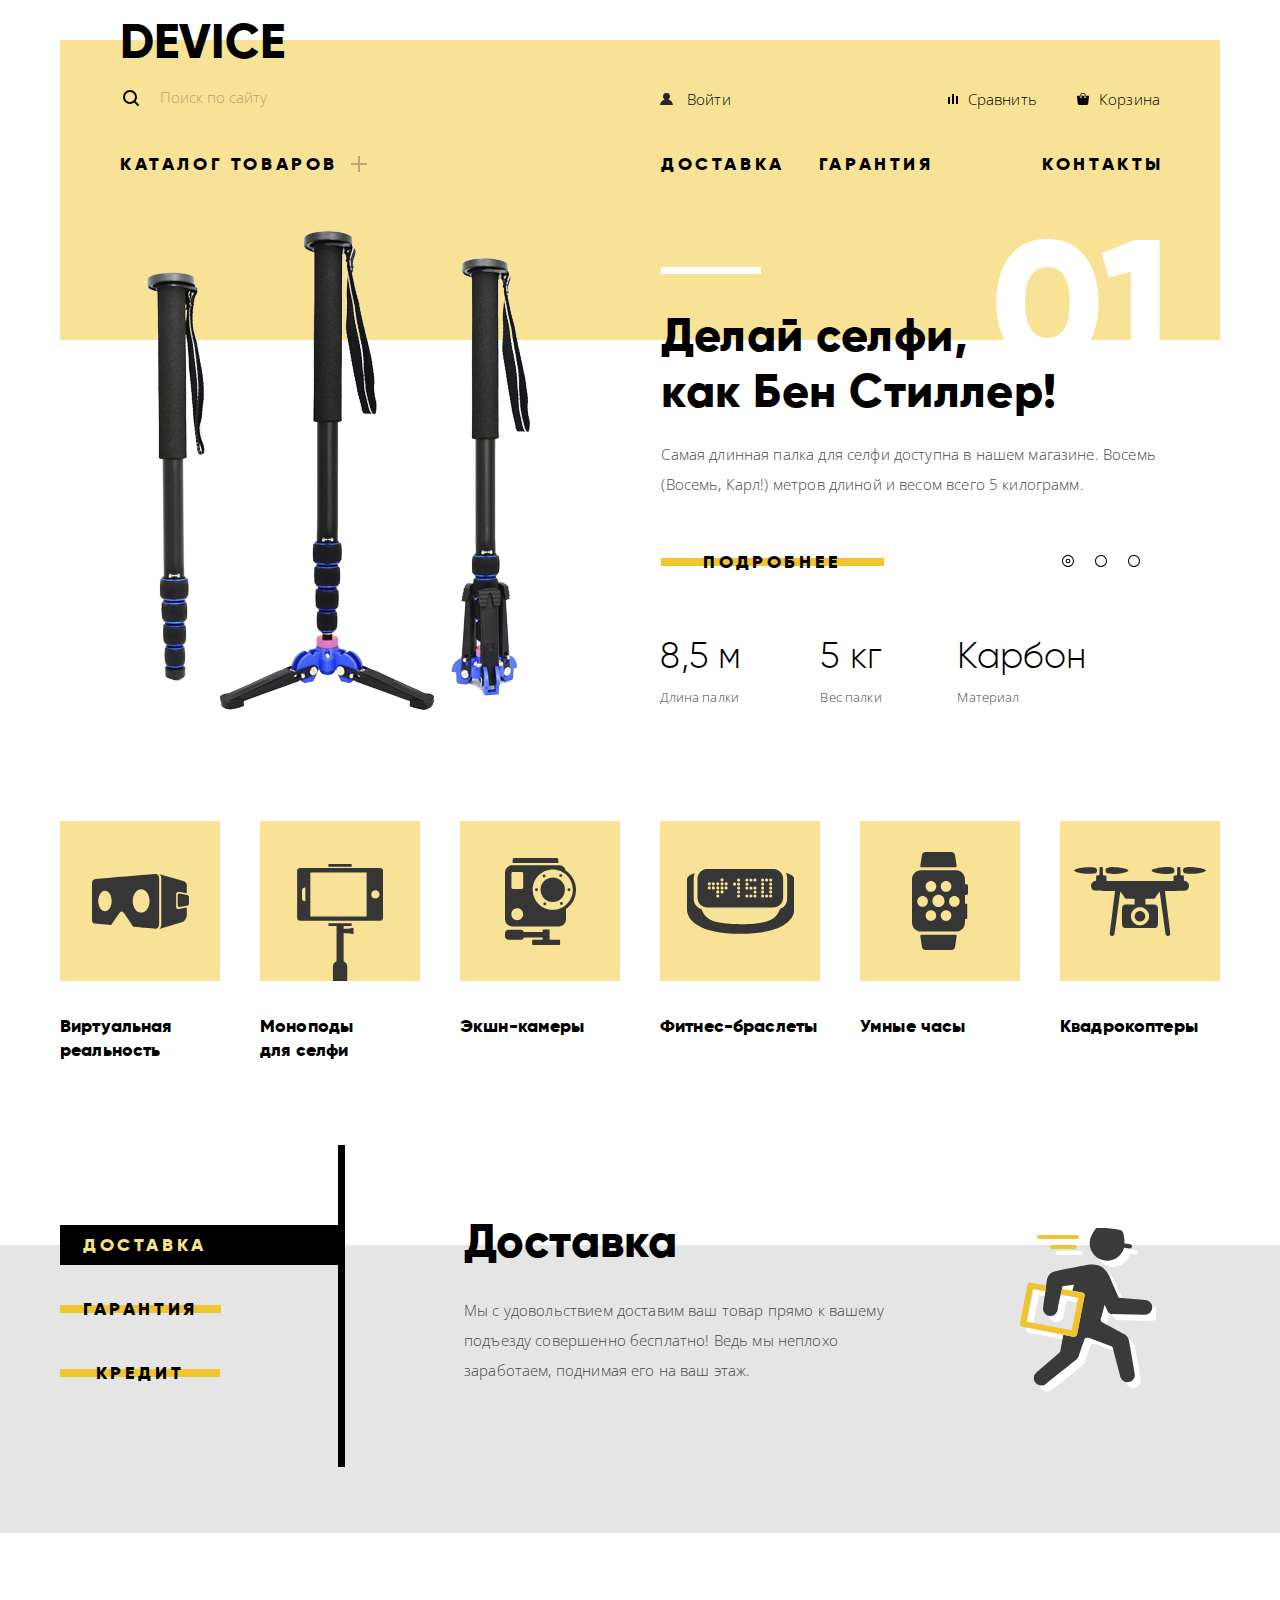
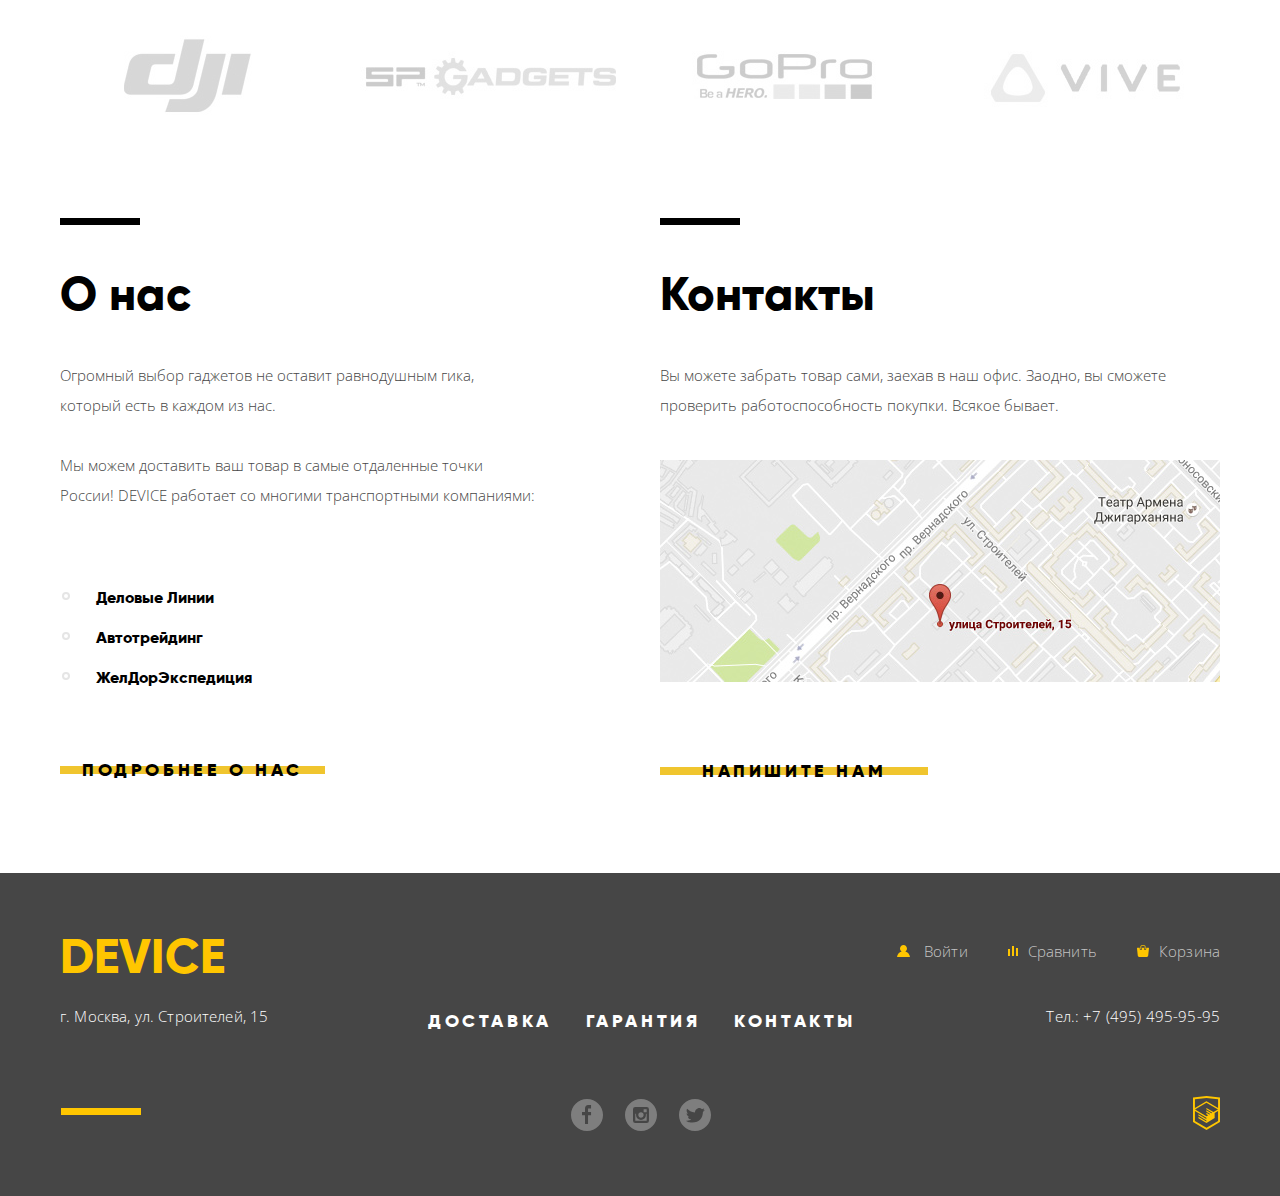
<file: index.html>
<!DOCTYPE html>
<html lang="ru">
  <head>
    <meta charset="utf-8">

    <title>HTML Academy: Девайс</title>

    <link href="https://fonts.googleapis.com/css?family=Open+Sans:300,400&amp;subset=cyrillic" rel="stylesheet">
    <link href="css/normalize.css" rel="stylesheet">
    <link href="css/style.min.css" rel="stylesheet">

  </head>
  <body>
    <!-- HEADER -->
    <header class="main-header">
      <div class="container">
        <nav class="main-header__nav nav-main">

          <a class="nav-main__logo">Device</a>

          <!-- SEARCH -->
          <form class="nav-main__search form-search" action="https://echo.htmlacademy.ru" method="post">

            <label class="form-search__label" for="search-query">
              <span class="visually-hidden">Поиск по сайту</span>
            </label>

            <input class="form-search__input" id="search-query" type="search" name="search" placeholder="Поиск по сайту" required>

            <button class="form-search__btn form-search__btn--hidden" type="submit">Найти</button>

          </form>
          <!-- END SEARCH -->

          <!-- USER NAV -->
          <ul class="nav-main__user user-nav">

            <li class="user-nav__item">
              <a class="user-nav__link user-nav__link--personal" href="login.html">Войти</a>
            </li>

            <li class="user-nav__item user-nav__item--compare">
              <a class="user-nav__link user-nav__link--compare" href="compare.html">Сравнить</a>
            </li>

            <li class="user-nav__item">
              <a class="user-nav__link user-nav__link--cart" href="cart.html">Корзина</a>
            </li>

          </ul>
          <!-- END USER NAV -->

          <!-- SITE NAV -->
          <ul class="nav-main__site site-nav">

            <li class="site-nav__item item-dropdown">

              <a class="site-nav__link item-dropdown__link" href="catalog.html">Каталог товаров</a>

              <div class="item-dropdown__container">

                <ul class="item-dropdown__list list-dropdown">

                  <li class="list-dropdown__item">
                    <a class="list-dropdown__link" href="#">Виртуальная реальность</a>
                  </li>

                  <li class="list-dropdown__item">
                    <a class="list-dropdown__link" href="#">Фитнес-браслеты</a>
                  </li>

                  <li class="list-dropdown__item">
                    <a class="list-dropdown__link" href="#">Квадрокоптеры</a>
                  </li>

                  <li class="list-dropdown__item">
                    <a class="list-dropdown__link" href="#">Моноподы для селфи</a>
                  </li>

                  <li class="list-dropdown__item">
                    <a class="list-dropdown__link" href="#">Умные часы</a>
                  </li>

                  <li class="list-dropdown__item">
                    <a class="list-dropdown__link" href="#">Экшн камеры</a>
                  </li>

                </ul>

              </div>

            </li>

            <li class="site-nav__item">
              <a class="site-nav__link" href="delivery.html">Доставка</a>
            </li>

            <li class="site-nav__item">
              <a class="site-nav__link" href="warranty.html">Гарантия</a>
            </li>

            <li class="site-nav__item">
              <a class="site-nav__link" href="contacts.html">Контакты</a>
            </li>

          </ul>
          <!-- END SITE NAV -->

        </nav>
      </div>
    </header>
    <!-- END HEADER -->

    <!-- MAIN -->
    <main class="page-main">

      <h1 class="page-main__heading visually-hidden">Интернет-магазин «Device»</h1>

      <!-- PROMO SLIDER -->
      <section class="promo-slider container">

        <h2 class="visually-hidden">Рекомендуемые товары</h2>

        <input class="promo-slider__input promo-slider__input--1 visually-hidden" id="promo-slide-1" type="radio" name="slider-dot" checked>

        <input class="promo-slider__input promo-slider__input--2 visually-hidden" id="promo-slide-2" type="radio" name="slider-dot">

        <input class="promo-slider__input promo-slider__input--3 visually-hidden" id="promo-slide-3" type="radio" name="slider-dot">

        <ul class="promo-slider__list">

          <!-- SLIDER ITEM -->
          <li class="promo-slider__item promo-slider__item--1 item-slider">

            <p class="item-slider__pic">
              <a href="#" title="Селфи-палка">
                <img src="img/slider-1.png" width="384" height="485" alt="Селфи-палка">
              </a>
            </p>

            <div class="item-slider__info">

              <b class="item-slider__lead">Делай селфи, <br> как Бен Стиллер!</b>

              <p class="item-slider__desc">
                Самая длинная палка для селфи доступна в нашем магазине.
                Восемь (Восемь, Карл!) метров длиной и весом всего 5 килограмм.
              </p>

              <a class="btn" href="#">Подробнее</a>

              <table class="item-slider__props props-slider">
                <tr>
                  <td class="props-slider__value">8,5 м</td>
                  <td class="props-slider__value">5 кг</td>
                  <td class="props-slider__value">Карбон</td>
                </tr>
                <tr>
                  <th class="props-slider__title">Длина палки</th>
                  <th class="props-slider__title">Вес палки</th>
                  <th class="props-slider__title">Материал</th>
                </tr>
              </table>
            </div>

          </li>
          <!-- END SLIDER ITEM -->

          <!-- SLIDER ITEM -->
          <li class="promo-slider__item promo-slider__item--2 item-slider">

            <p class="item-slider__pic">
              <a href="#" title="Фитнес-браслет">
                <img src="img/slider-2.png" width="345" height="485" alt="Фитнес-браслет">
              </a>
            </p>

            <div class="item-slider__info">

              <b class="item-slider__lead">Худеем <br> правильно!</b>

              <p class="item-slider__desc">
                Мотивирующие фитнес-браслеты помогут найти в себе силы
                не пропускать занятия и соблюдать диету.
              </p>

              <a class="btn" href="#">Подробнее</a>

              <table class="item-slider__props props-slider">
                <tr>
                  <td class="props-slider__value">48 часов</td>
                </tr>
                <tr>
                  <th class="props-slider__title">Без подзарядки</th>
                </tr>
              </table>

            </div>

          </li>
          <!-- END SLIDER ITEM -->

          <!-- SLIDER ITEM -->
          <li class="promo-slider__item promo-slider__item--3 item-slider">

            <p class="item-slider__pic">
              <a href="#" title="Квадрокоптер">
                <img src="img/slider-3.png" width="526" height="485" alt="Квадрокоптер">
              </a>
            </p>

            <div class="item-slider__info">

              <b class="item-slider__lead">Порхает как бабочка, <br> жалит как пчела!</b>

              <p class="item-slider__desc">
                Этот обычный, на первый взгляд, квадрокоптер оснащен
                мощным лазером, замаскированным под стандартную камеру.
              </p>

              <a class="btn" href="#">Подробнее</a>

              <table class="item-slider__props props-slider">
                <tr>
                  <td class="props-slider__value">800 м</td>
                  <td class="props-slider__value">50 м</td>
                </tr>
                <tr>
                  <th class="props-slider__title">Дальность полета</th>
                  <th class="props-slider__title">Радиус поражения</th>
                </tr>
              </table>

            </div>

          </li>
          <!-- END SLIDER ITEM -->

        </ul>

        <!-- SLIDER CONTROLS -->
        <ul class="promo-slider__controls controls-slider">

          <li class="controls-slider__item">
            <label class="controls-slider__dot controls-slider__dot--1" for="promo-slide-1"><span class="visually-hidden">Показать слайд 1</span></label>
          </li>

          <li class="controls-slider__item">
            <label class="controls-slider__dot controls-slider__dot--2" for="promo-slide-2"><span class="visually-hidden">Показать слайд 2</span></label>
          </li>

          <li class="controls-slider__item">
            <label class="controls-slider__dot controls-slider__dot--3" for="promo-slide-3"><span class="visually-hidden">Показать слайд 3</span></label>
          </li>

        </ul>
        <!-- END SLIDER CONTROLS -->

      </section>
      <!-- END PROMO SLIDER -->

      <!-- CATALOG SECTIONS -->
      <section class="catalog-sections container">

        <h2 class="visually-hidden">Разделы каталога</h2>

        <ul class="catalog-sections__list">

          <li class="catalog-sections__item item-sections">
            <a class="item-sections__link" href="#">
              <p class="item-sections__pic-wrapper">
                <img class="item-sections__pic" src="img/popular-1.svg" width="97" height="55" alt="Виртуальная реальность">
              </p>
              <h3 class="item-sections__title">Виртуальная реальность</h3>
            </a>
          </li>

          <li class="catalog-sections__item item-sections">
            <a class="item-sections__link" href="#">
              <p class="item-sections__pic-wrapper">
                <img class="item-sections__pic item-sections__pic--bottom" src="img/popular-2.svg" width="86" height="117" alt="Моноподы для селфи">
              </p>
              <h3 class="item-sections__title">Моноподы <br> для селфи</h3>
            </a>
          </li>

          <li class="catalog-sections__item item-sections">
            <a class="item-sections__link" href="#">
              <p class="item-sections__pic-wrapper">
                <img class="item-sections__pic" src="img/popular-3.svg" width="71" height="87" alt="Экшн-камеры">
              </p>
              <h3 class="item-sections__title">Экшн-камеры</h3>
            </a>
          </li>

          <li class="catalog-sections__item item-sections">
            <a class="item-sections__link" href="#">
              <p class="item-sections__pic-wrapper">
                <img class="item-sections__pic" src="img/popular-4.svg" width="107" height="65" alt="Фитнес-браслеты">
              </p>
              <h3 class="item-sections__title">Фитнес-браслеты</h3>
            </a>
          </li>

          <li class="catalog-sections__item item-sections">
            <a class="item-sections__link" href="#">
              <p class="item-sections__pic-wrapper">
                <img class="item-sections__pic" src="img/popular-5.svg" width="56" height="98" alt="Умные часы">
              </p>
              <h3 class="item-sections__title">Умные часы</h3>
            </a>
          </li>

          <li class="catalog-sections__item item-sections">
            <a class="item-sections__link" href="#">
              <p class="item-sections__pic-wrapper">
                <img class="item-sections__pic" src="img/popular-6.svg" width="132" height="69" alt="Квадрокоптеры">
              </p>
              <h3 class="item-sections__title">Квадрокоптеры</h3>
            </a>
          </li>

        </ul>
      </section>
      <!-- END CATALOG SECTIONS -->

      <!-- SERVICES -->
      <section class="services">

        <h2 class="visually-hidden">Услуги</h2>

        <div class="container d-flex">

          <input class="services__input services__input--delivery visually-hidden" type="radio" name="services" id="services-delivery" checked>

          <input class="services__input services__input--warranty visually-hidden" type="radio" name="services" id="services-warranty">

          <input class="services__input services__input--credit visually-hidden" type="radio" name="services" id="services-credit">

          <!-- SERVICES CONTROLS -->
          <ul class="services__controls controls-services">

            <li class="controls-services__item">
              <label class="controls-services__label controls-services__label--delivery btn" for="services-delivery">Доставка</label>
            </li>

            <li class="controls-services__item">
              <label class="controls-services__label controls-services__label--warranty btn" for="services-warranty">Гарантия</label>
            </li>

            <li class="controls-services__item">
              <label class="controls-services__label controls-services__label--credit btn" for="services-credit">Кредит</label>
            </li>

          </ul>
          <!-- END SERVICES CONTROLS -->

          <ul class="services__list">

            <li class="services__item services__item--delivery item-services">
              <h3 class="item-services__title">Доставка</h3>
              <p class="item-services__desc">
                Мы с удовольствием доставим ваш товар прямо к вашему подъезду совершенно бесплатно! Ведь мы неплохо заработаем, поднимая его на ваш этаж.
              </p>
            </li>

            <li class="services__item services__item--warranty item-services">
              <h3 class="item-services__title">Гарантия</h3>
              <p class="item-services__desc">
                Если из-за возгорания купленного у нас товара у вас сгорит дом — не переживайте, мы выдадим вам новый.Товар, не дом, конечно же.
              </p>
            </li>

            <li class="services__item services__item--credit item-services">
              <h3 class="item-services__title">Кредит</h3>
              <p class="item-services__desc">
                Залезть в долговую яму стало проще! Кредитные консультанты подберут для вас наиболее выгодные условия кредита. Выгодные для нашего банка, разумеется.
              </p>
            </li>

          </ul>

        </div>

      </section>
      <!-- END SERVICES -->

      <!-- BRANDS -->
      <section class="brands container">

        <h2 class="visually-hidden">Бренды</h2>

        <ul class="brands__list">

          <li class="brands__item item-brands">

            <a class="item-brands__link" href="#">

              <img class="item-brands__pic item-brands__pic--colored" src="img/logo-1.jpg" width="260" height="100" alt="dji">

              <img class="item-brands__pic item-brands__pic--grayscaled" src="img/logo-1-gs.jpg" width="260" height="100" alt="dji">

            </a>

          </li>

          <li class="brands__item item-brands">

            <a class="item-brands__link" href="#">

              <img class="item-brands__pic item-brands__pic--colored" src="img/logo-2.jpg" width="260" height="100" alt="SP GADGETS">

              <img class="item-brands__pic item-brands__pic--grayscaled" src="img/logo-2-gs.jpg" width="260" height="100" alt="SP GADGETS">

            </a>

          </li>

          <li class="brands__item item-brands">

            <a class="item-brands__link" href="#">

              <img class="item-brands__pic item-brands__pic--colored" src="img/logo-3.jpg" width="260" height="100" alt="GoPro">

              <img class="item-brands__pic item-brands__pic--grayscaled" src="img/logo-3-gs.jpg" width="260" height="100" alt="GoPro">

            </a>

          </li>

          <li class="brands__item item-brands">

            <a class="item-brands__link" href="#">

              <img class="item-brands__pic item-brands__pic--colored" src="img/logo-4.jpg" width="260" height="100" alt="VIVE">

              <img class="item-brands__pic item-brands__pic--grayscaled" src="img/logo-4-gs.jpg" width="260" height="100" alt="VIVE">

            </a>

          </li>

        </ul>
      </section>
      <!-- END BRANDS -->

      <div class="container d-flex">

        <!-- ABOUT -->
        <section class="about">

          <h2 class="about__title">О нас</h2>

          <p class="about__info">Огромный выбор гаджетов не оставит равнодушным гика, который есть в каждом из нас.</p>
          <p class="about__info">Мы можем доставить ваш товар в самые отдаленные точки России! DEVICE работает со многими транспортными компаниями:</p>

          <ul class="about__delivery delivery-list">
            <li class="delivery-list__item">Деловые Линии</li>
            <li class="delivery-list__item">Автотрейдинг</li>
            <li class="delivery-list__item">ЖелДорЭкспедиция</li>
          </ul>

          <a class="about__btn btn" href="about.html">Подробнее о нас</a>

        </section>
        <!-- END ABOUT -->

        <!-- CONTACTS -->
        <section class="contacts">

          <h2 class="contacts__title">Контакты</h2>

          <p class="contacts__info">Вы можете забрать товар сами, заехав в наш офис. Заодно, вы сможете проверить работоспособность покупки. Всякое бывает.</p>

          <p class="contacts__map map-contacts">
            <a class="map-contacts__link" target="_blank" href="https://yandex.ru/maps/-/CBqAiZsX~A" title="Как добраться">
              <img src="img/map.jpg" width="560" height="222" alt="Офис компании по адресу ул. Строителей, 15, г. Москва">
            </a>
          </p>

          <a class="contacts__link-feedback btn" target="_blank" href="writeus.html">Напишите нам</a>

        </section>
        <!-- END CONTACTS -->

      </div>

    </main>
    <!-- END MAIN -->

    <!-- FOOTER -->
    <footer class="main-footer">

      <div class="container">

        <!-- FOOTER TOP -->
        <div class="main-footer__top">

          <a class="main-footer__logo">Device</a>

          <ul class="main-footer__user-nav user-nav-footer">

            <li class="user-nav-footer__item">
              <a class="user-nav-footer__link user-nav-footer__link--personal" href="login.html">Войти</a>
            </li>

            <li class="user-nav-footer__item">
              <a class="user-nav-footer__link user-nav-footer__link--compare" href="compare.html">Сравнить</a>
            </li>

            <li class="user-nav-footer__item">
              <a class="user-nav-footer__link user-nav-footer__link--cart" href="cart.html">Корзина</a>
            </li>

          </ul>

        </div>
        <!-- END FOOTER TOP -->

        <!-- FOOTER MIDDLE -->
        <div class="main-footer__middle">

          <p class="main-footer__address">г. Москва, ул. Строителей, 15</p>

          <ul class="main-footer__site-nav site-nav-footer">

            <li class="site-nav-footer__item">
              <a class="site-nav-footer__link" href="delivery.html">Доставка</a>
            </li>

            <li class="site-nav-footer__item">
              <a class="site-nav-footer__link" href="warranty.html">Гарантия</a>
            </li>

            <li class="site-nav-footer__item">
              <a class="site-nav-footer__link" href="contacts.html">Контакты</a>
            </li>

          </ul>

          <p class="main-footer__phone">Тел.: <a class="main-footer__tel-link" href="tel:+74954959595">+7 (495) 495-95-95</a></p>

        </div>
        <!-- END FOOTER MIDDLE -->

        <!-- FOOTER BOTTOM -->
        <div class="main-footer__bottom">

          <ul class="main-footer__socials socials-footer">

            <li class="socials-footer__item">
              <a class="socials-footer__link socials-footer__link--facebook" href="#">
                <span class="visually-hidden">Facebook</span>
              </a>
            </li>

            <li class="socials-footer__item">
              <a class="socials-footer__link socials-footer__link--instagram" href="#">
                <span class="visually-hidden">Instagram</span>
              </a>
            </li>

            <li class="socials-footer__item">
              <a class="socials-footer__link socials-footer__link--twitter" href="#">
                <span class="visually-hidden">Twitter</span>
              </a>
            </li>

          </ul>

          <a class="main-footer__copy" target="_blank" href="https://htmlacademy.ru/intensive/htmlcss" title="html academy">
            <span class="visually-hidden">HTML Academy</span>
          </a>

        </div>
        <!-- END FOOTER BOTTOM -->

      </div>

    </footer>
    <!-- END FOOTER -->

    <!-- MODAL FEEDBACK -->
    <section class="modal modal-feedback" tabindex="-1">

      <h2 class="visually-hidden">Напишите нам</h2>

      <form class="modal-feedback__form form-feedback" action="https://echo.htmlacademy.ru" method="post">

        <p class="form-feedback__item">

          <label class="form-feedback__label" for="feedback-fullname">Ваше имя:</label>

          <input class="form-feedback__input" id="feedback-fullname" type="text" name="fullname" placeholder="Имя Фамилия">

        </p>

        <p class="form-feedback__item">

          <label class="form-feedback__label" for="feedback-email">Ваш e-mail:</label>

          <input class="form-feedback__input" id="feedback-email" type="email" name="email" placeholder="email@example.com" value="">

        </p>

        <p class="form-feedback__item">

          <label class="form-feedback__label" for="feedback-text">Текст письма:</label>

          <textarea class="form-feedback__textarea" id="feedback-text" name="feedback-text" placeholder="В свободной форме" rows="8" cols="80"></textarea>

        </p>

        <button class="btn" type="submit">Отправить</button>

      </form>

      <button class="modal__close" type="button" title="Закрыть форму обратной связи">
        <span class="visually-hidden">
          Закрыть форму обратной связи
        </span>
      </button>

    </section>
    <!-- END MODAL FEEDBACK -->

    <!-- MODAL MAP -->
    <section class="modal modal-map" tabindex="-1">

      <h2 class="visually-hidden">Как до нас добраться</h2>

      <iframe class="modal-map__iframe" src="https://yandex.ru/map-widget/v1/-/CBe~uDem3B" width="960" height="560"></iframe>

      <p class="modal-map__wrapper">
        <img src="img/map-big.jpg" width="960" height="560" alt="Офис компании по адресу ул. Строителей, 15, г. Москва">
      </p>

      <button class="modal__close" type="button" title="Закрыть интерактивную карту">
        <span class="visually-hidden">
          Закрыть интерактивную карту
        </span>
      </button>

    </section>
    <!-- END MODAL MAP -->

    <script src="js/script.min.js"></script>
  </body>
</html>
</file>
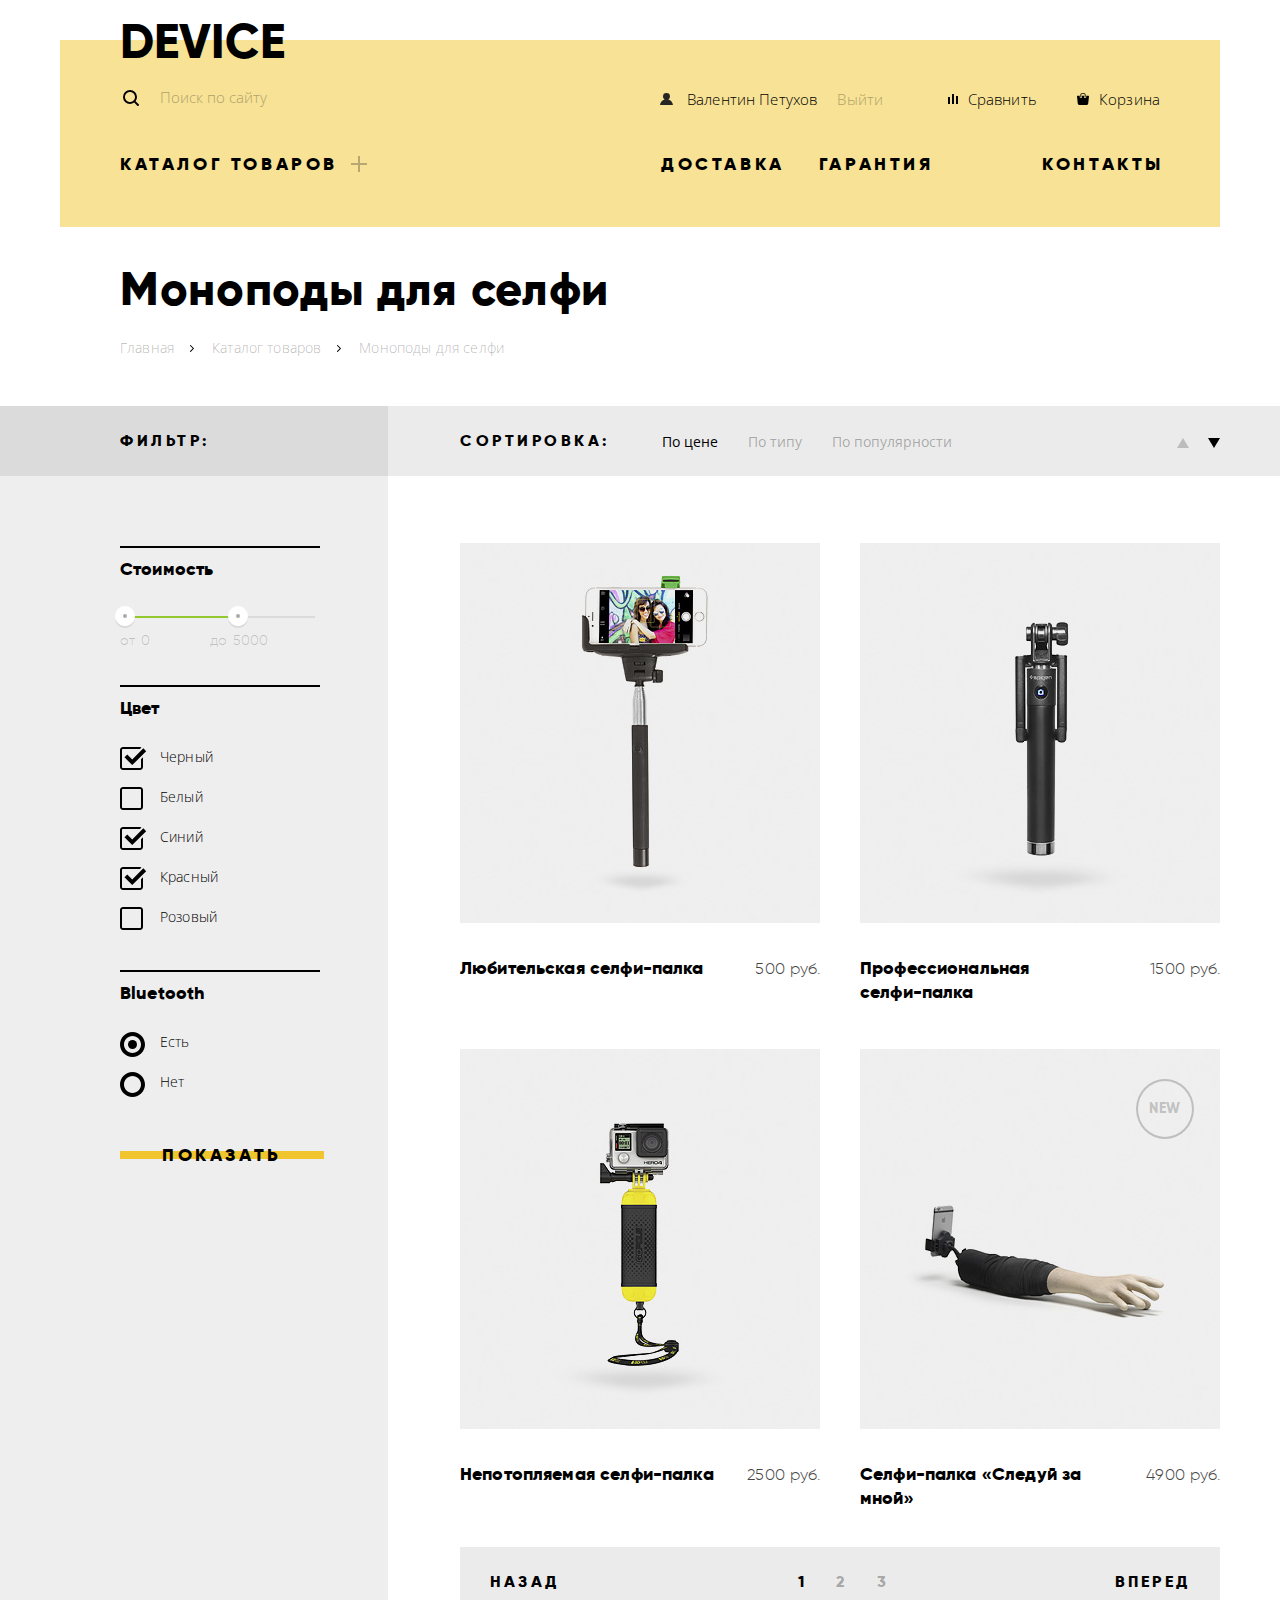
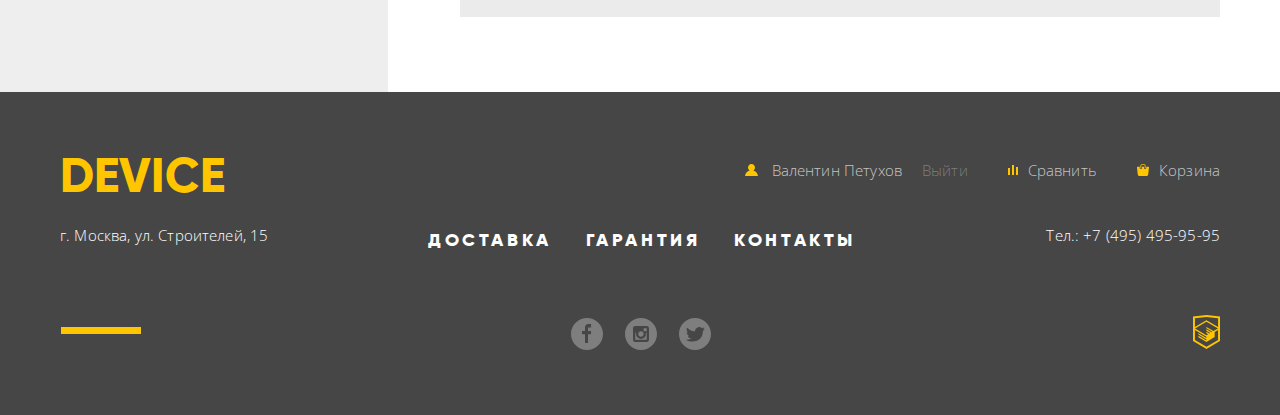
<file: catalog.html>
<!DOCTYPE html>
<html lang="ru">
  <head>
    <meta charset="utf-8">

    <title>HTML Academy: Девайс</title>

    <link href="https://fonts.googleapis.com/css?family=Open+Sans:300,400&amp;subset=cyrillic" rel="stylesheet">
    <link href="css/normalize.css" rel="stylesheet">
    <link href="css/style.min.css" rel="stylesheet">

  </head>
  <body>
    <!-- HEADER -->
    <header class="main-header container">
      <nav class="main-header__nav nav-main">

        <a class="nav-main__logo" href="index.html">Device</a>

        <!-- SEARCH -->
        <form class="nav-main__search form-search" action="https://echo.htmlacademy.ru" method="post">

          <label class="form-search__label" for="search-query">
            <span class="visually-hidden">Поиск по сайту</span>
          </label>

          <input class="form-search__input" id="search-query" type="search" name="search" placeholder="Поиск по сайту" required>

          <button class="form-search__btn form-search__btn--hidden" type="submit">Найти</button>

        </form>
        <!-- END SEARCH -->

        <!-- USER NAV -->
        <ul class="nav-main__user user-nav">

          <li class="user-nav__item">
            <a class="user-nav__link user-nav__link--personal" href="personal.html">Валентин Петухов</a>
          </li>

          <li class="user-nav__item">
            <a class="user-nav__link user-nav__link--logout" href="logout.html">Выйти</a>
          </li>

          <li class="user-nav__item user-nav__item--compare">
            <a class="user-nav__link user-nav__link--compare" href="compare.html">Сравнить</a>
          </li>

          <li class="user-nav__item">
            <a class="user-nav__link user-nav__link--cart" href="cart.html">Корзина</a>
          </li>

        </ul>
        <!-- END USER NAV -->

        <!-- SITE NAV -->
        <ul class="nav-main__site site-nav">

          <li class="site-nav__item item-dropdown">

            <a class="site-nav__link item-dropdown__link">Каталог товаров</a>

            <div class="item-dropdown__container">

              <ul class="item-dropdown__list list-dropdown">

                <li class="list-dropdown__item">
                  <a class="list-dropdown__link" href="#">Виртуальная реальность</a>
                </li>

                <li class="list-dropdown__item">
                  <a class="list-dropdown__link" href="#">Фитнес-браслеты</a>
                </li>

                <li class="list-dropdown__item">
                  <a class="list-dropdown__link" href="#">Квадрокоптеры</a>
                </li>

                <li class="list-dropdown__item">
                  <a class="list-dropdown__link" href="#">Моноподы для селфи</a>
                </li>

                <li class="list-dropdown__item">
                  <a class="list-dropdown__link" href="#">Умные часы</a>
                </li>

                <li class="list-dropdown__item">
                  <a class="list-dropdown__link" href="#">Экшн камеры</a>
                </li>

              </ul>

            </div>

          </li>

          <li class="site-nav__item">
            <a class="site-nav__link" href="delivery.html">Доставка</a>
          </li>

          <li class="site-nav__item">
            <a class="site-nav__link" href="warranty.html">Гарантия</a>
          </li>

          <li class="site-nav__item">
            <a class="site-nav__link" href="contacts.html">Контакты</a>
          </li>

        </ul>
        <!-- END SITE NAV -->

      </nav>
    </header>
    <!-- END HEADER -->

    <!-- MAIN -->
    <main class="page-main">

      <div class="container">

        <div class="page-main__header">

          <h1 class="page-main__heading">Моноподы для селфи</h1>

          <!-- BREADCRUMBS -->
          <ul class="breadcrumbs">

            <li class="breadcrumbs__item">
              <a class="breadcrumbs__link" href="index.html">Главная</a>
            </li>

            <li class="breadcrumbs__item">
              <a class="breadcrumbs__link" href="catalog.html">Каталог товаров</a>
            </li>

            <li class="breadcrumbs__item">
              Моноподы для селфи
            </li>

          </ul>
          <!-- END BREADCRUMBS -->

        </div>

      </div>

      <div class="container-fluid d-flex">

        <div class="page-main__sidebar">

          <!-- CATALOG FILTER -->
          <section class="catalog-filter">

              <h2 class="catalog-filter__title">Фильтр:</h2>

              <form class="catalog-filter__form form-filter" action="https://echo.htmlacademy.ru" method="post">

                <div class="form-filter__item form-filter__item--range">

                  <h3 class="form-filter__title">Стоимость</h3>

                  <div class="form-filter__range range-slider">

                    <div class="range-slider__bar"></div>

                    <button class="range-slider__handle range-slider__handle--from" type="button">
                      <span class="visually-hidden">От</span>
                    </button>

                    <button class="range-slider__handle range-slider__handle--to" type="button">
                      <span class="visually-hidden">До</span>
                    </button>

                  </div>

                  <div class="form-filter__range-val range-val">

                    <label class="range-val__label range-val__label--from">
                      От <input class="range-val__input" type="number" name="filter-minprice" value="0" readonly>
                    </label>

                    <label class="range-val__label range-val__label--to">
                      До <input class="range-val__input" type="number" name="filter-maxprice" value="5000" readonly>
                    </label>

                  </div>

                </div>

                <div class="form-filter__item form-filter__item--checkbox">

                  <h3 class="form-filter__title">Цвет</h3>

                  <p class="form-filter__checkbox checkbox-filter">
                    <input class="checkbox-filter__input visually-hidden" id="filter-black" type="checkbox" name="filter-black" checked>
                    <label class="checkbox-filter__label" for="filter-black">Черный</label>
                  </p>

                  <p class="form-filter__checkbox checkbox-filter">
                    <input class="checkbox-filter__input visually-hidden" id="filter-white" type="checkbox" name="filter-white">
                    <label class="checkbox-filter__label" for="filter-white">Белый</label>
                  </p>

                  <p class="form-filter__checkbox checkbox-filter">
                    <input class="checkbox-filter__input visually-hidden" id="filter-blue" type="checkbox" name="filter-blue" checked>
                    <label class="checkbox-filter__label" for="filter-blue">Синий</label>
                  </p>

                  <p class="form-filter__checkbox checkbox-filter">
                    <input class="checkbox-filter__input visually-hidden" id="filter-red" type="checkbox" name="filter-red" checked>
                    <label class="checkbox-filter__label" for="filter-red">Красный</label>
                  </p>

                  <p class="form-filter__checkbox checkbox-filter">
                    <input class="checkbox-filter__input visually-hidden" id="filter-pink" type="checkbox" name="filter-pink">
                    <label class="checkbox-filter__label" for="filter-pink">Розовый</label>
                  </p>

                </div>

                <div class="form-filter__item">

                  <h3 class="form-filter__title">Bluetooth</h3>

                  <p class="form-filter__radio radio-filter">
                    <input class="radio-filter__input visually-hidden" id="filter-bluetooth-true" type="radio" name="filter-bluetooth" value="true" checked>
                    <label class="radio-filter__label" for="filter-bluetooth-true">Есть</label>
                  </p>

                  <p class="form-filter__radio radio-filter">
                    <input class="radio-filter__input visually-hidden" id="filter-bluetooth-false" type="radio" name="filter-bluetooth" value="false">
                    <label class="radio-filter__label" for="filter-bluetooth-false">Нет</label>
                  </p>

                </div>

                <button class="form-filter__btn btn" type="submit">Показать</button>

              </form>

          </section>
          <!-- END CATALOG FILTER -->

        </div>

        <div class="page-main__content">

          <!-- CATALOG SORT -->
          <section class="catalog-sort">

            <h2 class="catalog-sort__title">Сортировка:</h2>

            <ul class="catalog-sort__list list-sort">

              <li class="list-sort__item">
                <a class="list-sort__link list-sort__link--active" href="#">По цене</a>
              </li>

              <li class="list-sort__item">
                <a class="list-sort__link" href="#">По типу</a>
              </li>

              <li class="list-sort__item">
                <a class="list-sort__link" href="#">По популярности</a>
              </li>

            </ul>

            <ul class="catalog-sort__order order-sort">

              <li class="order-sort__item">
                <a class="order-sort__link order-sort__link--asc" href="#">
                  <span class="visually-hidden">По возрастанию</span>
                </a>
              </li>

              <li class="order-sort__item">
                <a class="order-sort__link order-sort__link--active order-sort__link--desc" href="#">
                  <span class="visually-hidden">По убыванию</span>
                </a>
              </li>

            </ul>

          </section>
          <!-- END CATALOG SORT -->

          <!-- CATALOG -->
          <section class="catalog">

            <h2 class="visually-hidden">Список товаров</h2>

            <!-- CATALOG LIST -->
            <ul class="catalog__list">

              <li class="catalog__item item-catalog">

                <div class="item-catalog__pic">

                  <img src="img/item-1.jpg" width="360" height="380" alt="Любительская селфи-палка">

                  <p class="item-catalog__controls">
                    <a class="item-catalog__btn btn" href="#">В корзину</a>
                    <a class="item-catalog__compare" href="#">Добавить к сравнению</a>
                  </p>

                  <span class="item-catalog__label visually-hidden">New</span>

                </div>

                <div class="item-catalog__info">

                  <a class="item-catalog__link" href="#">
                    <h3 class="item-catalog__title">Любительская <span class="nowrap">селфи-палка</span></h3>
                  </a>

                  <span class="item-catalog__price">500 руб.</span>

                </div>

              </li>

              <li class="catalog__item item-catalog">

                <div class="item-catalog__pic">

                  <img src="img/item-2.jpg" width="360" height="380" alt="Профессиональная селфи-палка">

                  <span class="item-catalog__label visually-hidden">New</span>

                  <p class="item-catalog__controls">
                    <a class="item-catalog__btn btn" href="#">В корзину</a>
                    <a class="item-catalog__compare" href="#">Добавить к сравнению</a>
                  </p>

                </div>

                <div class="item-catalog__info">

                  <a class="item-catalog__link" href="#">
                    <h3 class="item-catalog__title">Профессиональная <span class="nowrap">селфи-палка</span></h3>
                  </a>

                  <span class="item-catalog__price">1500 руб.</span>

                </div>

              </li>

              <li class="catalog__item item-catalog">

                <div class="item-catalog__pic">

                  <img src="img/item-3.jpg" width="360" height="380" alt="Непотопляемая селфи-палка">

                  <span class="item-catalog__label visually-hidden">New</span>

                  <p class="item-catalog__controls">
                    <a class="item-catalog__btn btn" href="#">В корзину</a>
                    <a class="item-catalog__compare" href="#">Добавить к сравнению</a>
                  </p>

                </div>

                <div class="item-catalog__info">

                  <a class="item-catalog__link" href="#">
                    <h3 class="item-catalog__title">Непотопляемая <span class="nowrap">селфи-палка</span></h3>
                  </a>

                  <span class="item-catalog__price">2500 руб.</span>

                </div>


              </li>

              <li class="catalog__item item-catalog">

                <div class="item-catalog__pic">

                  <img src="img/item-4.jpg" width="360" height="380" alt="Селфи-палка «Следуй за мной»">

                  <span class="item-catalog__label">New</span>

                  <p class="item-catalog__controls">
                    <a class="item-catalog__btn btn" href="#">В корзину</a>
                    <a class="item-catalog__compare" href="#">Добавить к сравнению</a>
                  </p>


                </div>

                <div class="item-catalog__info">

                  <a class="item-catalog__link" href="#">
                  <h3 class="item-catalog__title"><span class="nowrap">Селфи-палка</span> «Следуй за мной»</h3>
                </a>

                <span class="item-catalog__price">4900 руб.</span>

                </div>

              </li>

            </ul>
            <!-- END CATALOG LIST -->

            <!-- PAGE NAVIGATION -->
            <nav class="catalog__pagination page-nav">

              <ul class="page-nav__list">

                <li class="page-nav__item">
                  <a class="page-nav__link page-nav__link--prev" href="#">Назад</a>
                </li>

                <li class="page-nav__item">
                  <a class="page-nav__link page-nav__link--active">1</a>
                </li>

                <li class="page-nav__item">
                  <a class="page-nav__link" href="#">2</a>
                </li>

                <li class="page-nav__item">
                  <a class="page-nav__link" href="#">3</a>
                </li>

                <li class="page-nav__item">
                  <a class="page-nav__link page-nav__link--next" href="#">Вперед</a>
                </li>

              </ul>

            </nav>
            <!-- END PAGE NAVIGATION -->

          </section>
          <!-- END CATALOG -->

        </div>

        </div>

    </main>
    <!-- END MAIN -->

    <!-- FOOTER -->
    <footer class="main-footer">

      <div class="container">

        <!-- FOOTER TOP -->
        <div class="main-footer__top">

          <a class="main-footer__logo" href="index.html">Device</a>

          <ul class="main-footer__user-nav user-nav-footer">

            <li class="user-nav-footer__item">
              <a class="user-nav-footer__link user-nav-footer__link--personal" href="personal.html">Валентин Петухов</a>
            </li>

            <li class="user-nav-footer__item user-nav-footer__item--logout">
              <a class="user-nav-footer__link user-nav-footer__link--logout" href="logout.html">Выйти</a>
            </li>

            <li class="user-nav-footer__item">
              <a class="user-nav-footer__link user-nav-footer__link--compare" href="compare.html">Сравнить</a>
            </li>

            <li class="user-nav-footer__item">
              <a class="user-nav-footer__link user-nav-footer__link--cart" href="cart.html">Корзина</a>
            </li>

          </ul>

        </div>
        <!-- END FOOTER TOP -->

        <!-- FOOTER MIDDLE -->
        <div class="main-footer__middle">

          <p class="main-footer__address">г. Москва, ул. Строителей, 15</p>

          <ul class="main-footer__site-nav site-nav-footer">

            <li class="site-nav-footer__item">
              <a class="site-nav-footer__link" href="delivery.html">Доставка</a>
            </li>

            <li class="site-nav-footer__item">
              <a class="site-nav-footer__link" href="warranty.html">Гарантия</a>
            </li>

            <li class="site-nav-footer__item">
              <a class="site-nav-footer__link" href="contacts.html">Контакты</a>
            </li>

          </ul>

          <p class="main-footer__phone">Тел.: <a class="main-footer__tel-link" href="tel:+74954959595">+7 (495) 495-95-95</a></p>

        </div>
        <!-- END FOOTER MIDDLE -->

        <!-- FOOTER BOTTOM -->
        <div class="main-footer__bottom">

          <ul class="main-footer__socials socials-footer">

            <li class="socials-footer__item">
              <a class="socials-footer__link socials-footer__link--facebook" href="#">
                <span class="visually-hidden">Facebook</span>
              </a>
            </li>

            <li class="socials-footer__item">
              <a class="socials-footer__link socials-footer__link--instagram" href="#">
                <span class="visually-hidden">Instagram</span>
              </a>
            </li>

            <li class="socials-footer__item">
              <a class="socials-footer__link socials-footer__link--twitter" href="#">
                <span class="visually-hidden">Twitter</span>
              </a>
            </li>

          </ul>

          <a class="main-footer__copy" target="_blank" href="https://htmlacademy.ru/intensive/htmlcss" title="html academy">
            <span class="visually-hidden">HTML Academy</span>
          </a>

        </div>
        <!-- END FOOTER BOTTOM -->

      </div>

    </footer>
    <!-- END FOOTER -->

    <script src="js/script.min.js"></script>
  </body>
</html>
</file>
<file: css/style.min.css>
@-webkit-keyframes bounce{0%{margin-top:-2000px}70%{margin-top:30px}90%{margin-top:-10px}to{margin-top:0}}@keyframes bounce{0%{margin-top:-2000px}70%{margin-top:30px}90%{margin-top:-10px}to{margin-top:0}}@-webkit-keyframes shake{0%,to{margin-left:0}10%,30%,50%,70%,90%{margin-left:-10px}20%,40%,60%,80%{margin-left:10px}}@keyframes shake{0%,to{margin-left:0}10%,30%,50%,70%,90%{margin-left:-10px}20%,40%,60%,80%{margin-left:10px}}@font-face{font-family:"Gilroy";font-style:normal;font-weight:300;src:local("Gilroy Light"),local("Gilroy-Light"),url(../fonts/gilroylight.woff) format("woff"),url(../fonts/gilroylight.woff2) format("woff2")}@font-face{font-family:"Gilroy";font-style:normal;font-weight:800;src:local("Gilroy ExtraBold"),local("Gilroy-ExtraBold"),url(../fonts/gilroyextrabold.woff) format("woff"),url(../fonts/gilroyextrabold.woff2) format("woff2")}body{min-width:1200px;margin:0;padding:0;font-family:"Open Sans",Arial,sans-serif;font-size:15px;font-weight:300;line-height:30px;letter-spacing:.01em;color:#464646;background-color:#fff}a{text-decoration:none}img{max-width:100%;height:auto}html{-webkit-box-sizing:border-box;box-sizing:border-box}*,::after,::before{-webkit-box-sizing:inherit;box-sizing:inherit}.visually-hidden:not(:focus):not(:active),input[type=checkbox].visually-hidden,input[type=radio].visually-hidden{position:absolute;width:1px;height:1px;margin:-1px;border:0;padding:0;white-space:nowrap;-webkit-clip-path:inset(100%);clip-path:inset(100%);clip:rect(0 0 0 0);overflow:hidden}.d-flex{display:-webkit-box;display:-ms-flexbox;display:flex}.nowrap{white-space:nowrap}.container{position:relative;width:1200px;margin:0 auto;padding:0 20px}.container-fluid{position:relative;width:100%}.btn{position:relative;z-index:0;display:inline-block;padding:8px 42px;font-family:"Gilroy",Arial,sans-serif;font-size:18px;font-weight:800;letter-spacing:.2em;line-height:24px;text-decoration:none;text-transform:uppercase;color:#000;background:-webkit-gradient(linear,left top,left bottom,color-stop(40%,transparent),color-stop(40%,#f0c52e),color-stop(60%,#f0c52e),color-stop(60%,transparent));background:-webkit-linear-gradient(top,transparent 40%,#f0c52e 40%,#f0c52e 60%,transparent 60%);background:-o-linear-gradient(top,transparent 40%,#f0c52e 40%,#f0c52e 60%,transparent 60%);background:linear-gradient(to bottom,transparent 40%,#f0c52e 40%,#f0c52e 60%,transparent 60%);border:0;vertical-align:baseline;cursor:pointer}.btn:active,.btn:focus,.btn:hover{background:#f0c52e}.btn:active{color:rgba(0,0,0,.3)}.main-header__nav{display:-webkit-box;display:-ms-flexbox;display:flex;-ms-flex-wrap:wrap;flex-wrap:wrap;-webkit-box-pack:justify;-ms-flex-pack:justify;justify-content:space-between;padding:0 60px;color:#000;background-color:#f7e296;background:-webkit-linear-gradient(top,#fff 40px,#f7e296 40px);background:-o-linear-gradient(top,#fff 40px,#f7e296 40px);background:linear-gradient(to bottom,#fff 40px,#f7e296 40px)}.nav-main__logo{display:block;width:100%;margin-top:18px;margin-bottom:6px;font-family:"Gilroy",Arial,sans-serif;font-size:48px;font-weight:800;line-height:48px;text-transform:uppercase;color:#000;cursor:default}.nav-main__logo[href]{cursor:pointer}.nav-main__logo[href]:focus,.nav-main__logo[href]:hover{opacity:.6}.nav-main__logo[href]:active{opacity:.3}.nav-main__search{position:relative;z-index:0;width:440px;margin-bottom:27px;font-size:0}.form-search__label{position:relative;display:inline-block;min-height:50px;padding-left:40px;font-size:15px;vertical-align:top;cursor:pointer}.form-search__label::before{content:"";position:absolute;top:50%;left:3px;margin-top:-7px;width:16px;height:16px;background-image:url(../img/search.svg);background-repeat:no-repeat;background-position:0 0}.form-search__input{width:315px;padding:10px 0;font:inherit;font-size:15px;color:#000;background:0 0;border:0}.form-search__input::-webkit-input-placeholder{color:#000}.form-search__input:-moz-placeholder,.form-search__input::-moz-placeholder{color:#000}.form-search__input:-ms-input-placeholder{color:#000}.form-search__input:not(:focus):not(:hover){opacity:.3}.form-search__input:hover{opacity:.6}.form-search__input:focus{opacity:1;outline:0}.form-search__btn{position:relative;display:inline-block;padding:14px 17px;font-size:15px;background:0 0;border:2px solid #000;vertical-align:baseline;cursor:pointer}.form-search__btn--hidden{position:absolute;width:1px;height:1px;margin:-1px;clip:rect(0 0 0 0)}.form-search__btn--hidden:active,.form-search__btn--hidden:focus,.form-search__input:focus~.form-search__btn--hidden,.form-search__label:active~.form-search__btn--hidden{position:relative;width:auto;height:auto;margin:0;clip:auto}.form-search__btn::before{content:"";position:absolute;bottom:-2px;left:-357px;z-index:-1;width:355px;height:2px;background-color:#000}.form-search__btn:focus,.form-search__btn:hover{color:#fff;background-color:#000;outline:0}.form-search__btn:active{color:rgba(255,255,255,.3);background-color:#000}.nav-main__user{display:-webkit-box;display:-ms-flexbox;display:flex;-ms-flex-wrap:wrap;flex-wrap:wrap;-webkit-box-align:center;-ms-flex-align:center;align-items:center;width:500px;margin:0 0 24px;padding:0;list-style:none}.user-nav__item--compare{margin-right:40px;margin-left:auto}.user-nav__link{position:relative;display:inline-block;color:#000;vertical-align:baseline}.user-nav__link:focus,.user-nav__link:hover{opacity:.6}.user-nav__link:active{opacity:.3}.user-nav__link--personal{padding-left:27px}.user-nav__link--cart::before,.user-nav__link--compare::before,.user-nav__link--personal::before{content:"";position:absolute;top:50%;left:0;width:13px;height:12px;margin-top:-6px;background-image:url(../img/user.svg);background-repeat:no-repeat;background-position:0 0}.user-nav__link--logout{margin-left:20px;opacity:.3}.user-nav__link--compare{padding-left:20px}.user-nav__link--cart::before,.user-nav__link--compare::before{width:10px;height:10px;margin-top:-5px;background-image:url(../img/compare.svg)}.user-nav__link--cart{padding-left:22px}.user-nav__link--cart::before{width:12px;height:12px;margin-top:-6px;background-image:url(../img/cart.svg)}.nav-main__site{display:-webkit-box;display:-ms-flexbox;display:flex;-ms-flex-wrap:wrap;flex-wrap:wrap;width:100%;margin:0 0 48px;padding:0;list-style:none}.site-nav__item:first-child{margin-right:294px}.site-nav__item:nth-child(3){margin-right:auto;margin-left:34px}.site-nav__item:last-child{margin-right:-4px}.site-nav__item:nth-child(n+6){margin-left:15px}.site-nav__link{display:inline-block;font-family:"Gilroy",Arial,sans-serif;font-size:18px;font-weight:800;line-height:24px;letter-spacing:.2em;text-transform:uppercase;color:#000;vertical-align:baseline}.site-nav__link:focus,.site-nav__link:hover{color:rgba(0,0,0,.6)}.site-nav__link:active{color:rgba(0,0,0,.3)}.item-dropdown{position:relative;z-index:2}.item-dropdown__link{padding-right:29px}.item-dropdown__link::before{content:"";position:absolute;top:50%;right:0;width:16px;height:16px;margin-top:-8px;background-image:url(../img/plus.svg);background-repeat:no-repeat;background-position:0 0;opacity:.3}.item-dropdown__container{position:absolute;width:1px;height:1px;margin:-1px;background-color:#f7e296;clip:rect(0 0 0 0)}.item-dropdown:hover>.item-dropdown__container,.item-dropdown__link:focus~.item-dropdown__container{position:absolute;top:30px;left:-60px;width:1160px;height:auto;margin:0;padding:19px 60px 34px;background-color:#f7e296;clip:auto}.item-dropdown__list{display:-webkit-box;display:-ms-flexbox;display:flex;-ms-flex-wrap:wrap;flex-wrap:wrap;width:600px;margin:0;padding:0;list-style:none}.list-dropdown__item:first-child,.list-dropdown__item:nth-child(4),.list-dropdown__item:nth-child(6){min-width:240px}.list-dropdown__item:nth-child(2),.list-dropdown__item:nth-child(5){min-width:200px}.list-dropdown__item:nth-child(3){min-width:160px}.list-dropdown__item:nth-child(n+7){min-width:200px}.list-dropdown__link{line-height:36px;color:#000}.list-dropdown__link:focus,.list-dropdown__link:hover{opacity:.6}.list-dropdown__link:active{opacity:.3}.promo-slider{margin-bottom:100px}.promo-slider__list{margin:0;padding:0;color:#464646;background-color:#fff;background:-webkit-linear-gradient(top,#f7e296 113px,#fff 113px);background:-o-linear-gradient(top,#f7e296 113px,#fff 113px);background:linear-gradient(to bottom,#f7e296 113px,#fff 113px);counter-reset:li;list-style:decimal}.promo-slider__item{position:relative;display:-webkit-box;display:-ms-flexbox;display:flex}.promo-slider__input--1:not(:checked)~.promo-slider__list .promo-slider__item--1,.promo-slider__input--2:not(:checked)~.promo-slider__list .promo-slider__item--2,.promo-slider__input--3:not(:checked)~.promo-slider__list .promo-slider__item--3{position:absolute;width:1px;height:1px;margin:-1px;clip:rect(0 0 0 0)}.item-slider__pic{width:560px;margin:0;padding:0;text-align:center}.item-slider__info{position:relative;width:562px;margin-left:45px;padding-top:80px;padding-right:40px}.item-slider__info::before{content:"";position:absolute;top:40px;left:0;width:100px;height:7px;background-color:#fff}.item-slider__info::after,.item-slider__lead{font-family:"Gilroy",Arial,sans-serif;font-weight:800}.item-slider__info::after{content:counter(li,decimal-leading-zero);top:62px;right:48px;counter-increment:li;position:absolute;font-size:179px;color:#fff}.item-slider__lead{position:relative;z-index:1;display:inline-block;margin-bottom:20px;font-size:47px;letter-spacing:.01em;line-height:56px;color:#000;vertical-align:baseline}.item-slider__desc{margin:0 0 43px;padding-right:23px}.item-slider__props{margin-top:48px;margin-left:-3px;padding-right:40px}.props-slider__title{padding:0}.props-slider__title,.props-slider__value{width:158px;margin:0;text-align:left}.props-slider__title:nth-child(2),.props-slider__value:nth-child(2){width:135px}.props-slider__title{font-size:13px;font-weight:300;line-height:20px}.props-slider__value{padding:0 0 5px;font-family:"Gilroy",Arial,sans-serif;font-size:36px;font-weight:300;line-height:48px;color:#000}.promo-slider__controls{position:absolute;bottom:140px;right:95px;margin:0;padding:5px;list-style:none}.controls-slider__dot,.controls-slider__item{display:inline-block;vertical-align:baseline}.controls-slider__item+.controls-slider__item{margin-left:17px}.controls-slider__dot{width:12px;height:12px;background-image:url(../img/slider-button-empty.svg);background-size:contain;cursor:pointer}.promo-slider__input--1:checked~.promo-slider__controls .controls-slider__dot--1,.promo-slider__input--2:checked~.promo-slider__controls .controls-slider__dot--2,.promo-slider__input--3:checked~.promo-slider__controls .controls-slider__dot--3{background-image:url(../img/slider-button.svg)}.promo-slider__input--1:focus~.promo-slider__controls .controls-slider__dot--1,.promo-slider__input--2:focus~.promo-slider__controls .controls-slider__dot--2,.promo-slider__input--3:focus~.promo-slider__controls .controls-slider__dot--3,.services__input--credit:focus~.services__controls .controls-services__label--credit,.services__input--delivery:focus~.services__controls .controls-services__label--delivery,.services__input--warranty:focus~.services__controls .controls-services__label--warranty{border-color:#663d15;outline:thin dotted;outline:5px auto -webkit-focus-ring-color}.catalog-sections{margin-bottom:70px}.catalog-sections__list{display:-webkit-box;display:-ms-flexbox;display:flex;-ms-flex-wrap:wrap;flex-wrap:wrap;-webkit-box-pack:justify;-ms-flex-pack:justify;justify-content:space-between;margin:0;padding:0;list-style:none}.catalog-sections__item{width:160px}.item-sections__link{display:block}.item-sections__pic-wrapper{display:-webkit-box;display:-ms-flexbox;display:flex;-webkit-box-pack:center;-ms-flex-pack:center;justify-content:center;-webkit-box-align:center;-ms-flex-align:center;align-items:center;width:160px;height:160px;margin:0 0 33px;padding:0;background-color:#f7e296}.item-sections__pic--bottom{-ms-flex-item-align:end;align-self:flex-end}.item-sections__title{margin:0;padding:0;font-family:"Gilroy",Arial,sans-serif;font-size:18px;font-weight:800;line-height:24px;color:#000}.item-sections__link:active .item-sections__pic-wrapper,.item-sections__link:focus .item-sections__pic-wrapper,.item-sections__link:hover .item-sections__pic-wrapper{background-color:#f0c52e}.item-sections__link:active .item-sections__pic,.item-sections__link:active .item-sections__title,.item-sections__pic-wrapper:active .item-sections__pic,.item-sections__pic:active,.item-sections__title:active{opacity:.3}.services{position:relative;min-height:388px;padding-top:100px;padding-bottom:66px;background-color:#e5e5e5;background:-webkit-linear-gradient(top,#fff 113px,#e5e5e5 113px);background:-o-linear-gradient(top,#fff 113px,#e5e5e5 113px);background:linear-gradient(to bottom,#fff 113px,#e5e5e5 113px)}.services__controls{width:285px;margin:-87px auto 0 0;padding:80px 0 50px;border-right:7px solid #000;list-style:none}.services__list{width:756px;margin-top:-100px;padding-top:70px;padding-left:0;list-style:none}.controls-services__item{margin-bottom:24px}.controls-services__label{position:relative;display:inline-block;min-width:160px;padding:8px 23px;vertical-align:baseline;text-align:center}.controls-services__label:active,.services__input--credit:checked~.services__controls .controls-services__label--credit,.services__input--delivery:checked~.services__controls .controls-services__label--delivery,.services__input--warranty:checked~.services__controls .controls-services__label--warranty{display:block;color:#f7e184;text-align:left;background:#000}.services__input--credit:not(:checked)~.services__list .services__item--credit,.services__input--delivery:not(:checked)~.services__list .services__item--delivery,.services__input--warranty:not(:checked)~.services__list .services__item--warranty{position:absolute;width:1px;height:1px;margin:-1px;clip:rect(0 0 0 0)}.services__item{position:relative}.services__item--credit::after,.services__item--delivery::after,.services__item--warranty::after{content:"";position:absolute;top:11px;right:64px;width:136px;height:164px;background-image:url(../img/delivery.svg);background-repeat:no-repeat;background-position:0 0}.services__item--credit::after,.services__item--warranty::after{top:-13px;right:44px;width:171px;height:195px;background-image:url(../img/warranty.svg)}.services__item--credit::after{right:70px;width:156px;height:188px;background-image:url(../img/credit.svg)}.item-services__title{font-family:"Gilroy",Arial,sans-serif;font-size:47px;font-weight:800;line-height:48px;color:#000;margin-top:15px;margin-bottom:30px}.item-services__desc{padding-right:300px}.brands__list{display:-webkit-box;display:-ms-flexbox;display:flex;-ms-flex-wrap:wrap;flex-wrap:wrap;-webkit-box-pack:justify;-ms-flex-pack:justify;justify-content:space-between;margin:94px 0;padding:0;list-style:none}.item-brands__link{position:relative;display:inline-block;vertical-align:baseline}.item-brands__pic{opacity:0}.item-brands__pic--grayscaled{position:absolute;top:0;left:0;opacity:.2}.item-brands__link:focus .item-brands__pic--grayscaled,.item-brands__link:hover .item-brands__pic--grayscaled{opacity:0}.item-brands__link:focus .item-brands__pic--colored,.item-brands__link:hover .item-brands__pic--colored{opacity:1}.about{width:500px}.about__title{position:relative;margin:0 0 42px;padding-top:40px;font-family:"Gilroy",Arial,sans-serif;font-size:47px;font-weight:800;line-height:48px;color:#000}.about__title::before{content:"";position:absolute;top:-12px;left:0;width:80px;height:7px;background-color:#000}.about__info{margin-top:0;margin-bottom:30px;padding-right:25px;letter-spacing:0}.about__delivery{margin:68px 0 52px;padding:0;list-style:none}.delivery-list__item{position:relative;padding-left:36px;font-family:"Gilroy",Arial,sans-serif;font-size:16px;font-weight:800;line-height:40px;letter-spacing:0;color:#000}.delivery-list__item::before{content:"";position:absolute;top:14px;left:2px;width:8px;height:8px;border:2px solid #e5e5e5;border-radius:50%}.about__btn{padding:8px 22px}.contacts{width:560px;margin-left:auto}.contacts__title{position:relative;margin:0 0 42px;padding-top:40px;font-family:"Gilroy",Arial,sans-serif;font-size:47px;font-weight:800;line-height:48px;color:#000}.contacts__title::before{content:"";position:absolute;top:-12px;left:0;width:80px;height:7px;background-color:#000}.contacts__info{margin-top:0;margin-bottom:30px;letter-spacing:0}.contacts__map{margin-top:40px;margin-bottom:60px}.about,.contacts{margin-bottom:82px}.page-main__header{padding:0 60px}.page-main__heading{margin-top:38px;margin-bottom:23px;font-family:"Gilroy",Arial,sans-serif;font-size:47px;font-weight:800;letter-spacing:.014em;line-height:48px;color:#000}.breadcrumbs{display:-webkit-box;display:-ms-flexbox;display:flex;margin-top:0;margin-bottom:46px;padding:0;list-style:none}.breadcrumbs__item{position:relative;font-size:14px;line-height:24px}.breadcrumbs__item+.breadcrumbs__item{margin-left:38px}.breadcrumbs__item+.breadcrumbs__item::before{content:"";position:absolute;top:50%;left:-22px;width:4px;height:7px;margin-top:-3px;background-image:url(../img/nav-arrow.svg);background-repeat:no-repeat;background-position:0 0}.breadcrumbs__item,.breadcrumbs__link{color:rgba(0,0,0,.3)}.breadcrumbs__link:focus,.breadcrumbs__link:hover{color:rgba(0,0,0,.6)}.breadcrumbs__link:active{color:rgba(0,0,0,.1)}.page-main__content,.page-main__sidebar{position:relative;-webkit-box-flex:1;-ms-flex-positive:1;flex-grow:1}.page-main__content::before,.page-main__sidebar::before{content:"";position:absolute;top:0;right:0;left:0;height:70px;background-color:rgba(0,0,0,.08)}.page-main__content::before{z-index:-1}.page-main__sidebar{background-color:#eee}.catalog-filter{width:348px;margin-left:auto;padding-left:80px;padding-right:68px}.catalog-filter__title,.catalog-sort__title{padding-top:23px;padding-bottom:23px;font-family:"Gilroy",Arial,sans-serif;font-size:16px;font-weight:800;letter-spacing:.22em;line-height:24px;text-transform:uppercase;color:#000}.catalog-filter__title{margin:0 0 70px}.form-filter__item{margin-bottom:33px}.form-filter__item--range{margin-bottom:67px}.form-filter__title{margin:0 0 17px;padding:9px 0 0;font-family:"Gilroy",Arial,sans-serif;font-size:18px;font-weight:800;line-height:24px;color:#000;border-top:2px solid #000}.form-filter__range{position:relative;width:195px;height:2px;background-color:#dbdbdb}.range-slider__bar{position:absolute;top:0;left:0;width:110px;height:2px;background-color:#91c92f}.range-slider__handle{position:absolute;top:-10px;left:0;z-index:99;width:20px;height:23px;border:0;background:0 0;background-image:url(../img/filter-button.svg);cursor:pointer}.range-slider__handle:active{-webkit-transform:scale(1.1);-ms-transform:scale(1.1);transform:scale(1.1)}.range-slider__handle--from{left:-5px}.range-slider__handle--to{left:108px}.form-filter__range{margin-top:35px}.form-filter__range-val{position:relative}.range-val__label{position:absolute;top:13px;left:0;text-transform:lowercase;white-space:nowrap}.range-val__label--to{left:90px}.range-val__input,.range-val__label{font-family:"Gilroy",Arial,sans-serif;font-size:14px;font-weight:300;line-height:0;color:rgba(0,0,0,.2)}.range-val__input{background:0 0;border:0;-moz-appearance:textfield}.checkbox-filter__label,.radio-filter__label{position:relative;padding-left:40px;font-size:14px;line-height:40px;color:#000}.form-filter__checkbox,.form-filter__radio{margin:0;padding:0}.checkbox-filter__label,.radio-filter__label{cursor:pointer}.checkbox-filter__label::before{content:"";position:absolute;top:0;left:0;width:27px;height:23px;background-image:url(../img/checkbox-off.svg);background-repeat:no-repeat;background-position:0 0}.checkbox-filter__input:checked+.checkbox-filter__label::before{background-image:url(../img/checkbox-on.svg)}.checkbox-filter__input:focus+.checkbox-filter__label::before{border-color:#663d15;outline:thin dotted;outline:5px auto -webkit-focusring-color}.checkbox-filter__label:focus::before,.checkbox-filter__label:hover::before,.radio-filter__label:focus::before,.radio-filter__label:hover::before{opacity:.6}.checkbox-filter__label:active::before,.radio-filter__label:active::before{opacity:1}.checkbox-filter__input:disabled+.checkbox-filter__label,.radio-filter__input:disabled+.radio-filter__label{color:#a6a6a6;cursor:default}.checkbox-filter__input:disabled+.checkbox-filter__label::before,.radio-filter__input:disabled+.radio-filter__label::before{opacity:.25}.radio-filter__label::before{content:"";position:absolute;top:0;left:0;width:25px;height:25px;background-image:url(../img/radio-off.svg);background-repeat:no-repeat;background-position:0 0}.radio-filter__input:checked+.radio-filter__label::before{background-image:url(../img/radio-on.svg)}.radio-filter__input:focus+.radio-filter__label::before{border-color:#663d15;border-radius:50%;outline:thin dotted;outline:5px auto -webkit-focusring-color}.catalog-sort{display:-webkit-box;display:-ms-flexbox;display:flex;width:852px;margin-right:auto;margin-bottom:67px;padding-right:20px;padding-left:72px}.catalog-sort__title{margin:0 52px 0 0}.catalog-sort__list,.catalog-sort__order{display:-webkit-box;display:-ms-flexbox;display:flex;-webkit-box-align:center;-ms-flex-align:center;align-items:center;margin:0;padding:0;list-style:none}.catalog-sort__order{margin:0 0 0 auto}.order-sort__item+.order-sort__item{margin-left:19px}.order-sort__link{display:inline-block;opacity:.2;vertical-align:middle}.order-sort__link--active{opacity:1}.order-sort__link:focus,.order-sort__link:hover{opacity:.4}.order-sort__link:active{opacity:1}.order-sort__link--asc,.order-sort__link--desc{border:10px solid transparent;border-right-width:6px;border-left-width:6px}.order-sort__link--asc{border-bottom-color:#000;border-top-width:0}.order-sort__link--desc{border-top-color:#000;border-bottom-width:0}.list-sort__item{margin-right:30px}.list-sort__link{font-family:"Open Sans",Arial,sans-serif;font-size:14px;font-weight:400;line-height:18px;letter-spacing:0;color:rgba(0,0,0,.3)}.list-sort__link--active{color:#000}.list-sort__link:focus,.list-sort__link:hover{color:rgba(0,0,0,.6)}.list-sort__link:active{color:#000}.order-sort__item{margin-left:20px}.catalog{width:852px;margin-right:auto;padding-right:20px;padding-left:72px;background-color:#fff}.catalog__list{display:-webkit-box;display:-ms-flexbox;display:flex;-ms-flex-wrap:wrap;flex-wrap:wrap;-webkit-box-pack:justify;-ms-flex-pack:justify;justify-content:space-between;margin:0;padding:0;list-style:none}.catalog__item{width:360px;margin-bottom:45px}.item-catalog__pic{position:relative;max-width:360px;max-height:380px;margin-bottom:33px}.item-catalog__label{position:absolute;top:30px;right:26px;padding:16px 11px;font-family:"Gilroy",Arial,sans-serif;font-size:14px;font-weight:800;line-height:24px;letter-spacing:.05em;color:rgba(0,0,0,.2);text-transform:uppercase;border:2px solid rgba(0,0,0,.2);border-radius:50%}.item-catalog__controls{position:absolute;top:0;left:0;display:-webkit-box;display:-ms-flexbox;display:flex;-webkit-box-orient:vertical;-webkit-box-direction:normal;-ms-flex-direction:column;flex-direction:column;-webkit-box-pack:center;-ms-flex-pack:center;justify-content:center;-webkit-box-align:center;-ms-flex-align:center;align-items:center;width:1px;height:1px;margin:-1px;background-color:rgba(238,238,238,.7);clip:rect(0 0 0 0)}.catalog__item:focus .item-catalog__controls,.catalog__item:hover .item-catalog__controls{width:100%;height:100%;margin:0;padding-top:50px;clip:auto}.item-catalog__compare{font-family:"Open Sans",Arial,sans-serif;font-size:13px;font-weight:300;line-height:36px;color:rgba(0,0,0,.5)}.item-catalog__compare:focus,.item-catalog__compare:hover{color:#000}.item-catalog__compare:active{color:rgba(0,0,0,.2)}.item-catalog__info{display:-webkit-box;display:-ms-flexbox;display:flex;-webkit-box-pack:justify;-ms-flex-pack:justify;justify-content:space-between;-webkit-box-align:baseline;-ms-flex-align:baseline;align-items:baseline}.item-catalog__price,.item-catalog__title{font-family:"Gilroy",Arial,sans-serif;line-height:24px}.item-catalog__title{margin:0;font-size:18px;font-weight:800;color:#000}.item-catalog__price{width:100px;font-size:16px;font-weight:300;letter-spacing:.02em;color:#464646;text-align:right}.item-catalog__btn{margin-bottom:5px}.catalog__pagination{background-color:#ebebeb}.page-nav__list{display:-webkit-box;display:-ms-flexbox;display:flex;-ms-flex-wrap:wrap;flex-wrap:wrap;padding:0;margin-top:-8px;margin-bottom:75px;list-style:none}.page-nav__item:last-child,.page-nav__item:nth-child(2){margin-left:auto}.page-nav__link{display:inline-block;padding:23px 10px;font-family:"Gilroy",Arial,sans-serif;font-size:16px;font-weight:800;line-height:24px;letter-spacing:.2em;text-transform:uppercase;color:rgba(0,0,0,.3);vertical-align:baseline}.page-nav__item:not(:first-child):not(:last-child) .page-nav__link{margin-left:13px;padding:23px 8px}.page-nav__link:focus,.page-nav__link:hover{color:rgba(0,0,0,.6)}.page-nav__link:active{color:rgba(0,0,0,.6)}.page-nav__link--next,.page-nav__link--prev{padding:23px 30px}.page-nav__link--active,.page-nav__link--next,.page-nav__link--prev{color:#000}.page-nav__link--next:focus,.page-nav__link--next:hover,.page-nav__link--prev:focus,.page-nav__link--prev:hover{color:#000;background-color:#d9d9d9}.page-nav__link--next:active,.page-nav__link--prev:active{color:rgba(0,0,0,.3);background-color:#d9d9d9}.page-nav__link--active:focus,.page-nav__link--active:hover{color:#000}.main-footer{padding-top:60px;padding-bottom:65px;color:#fff;background-color:#464646}.main-footer__top{display:-webkit-box;display:-ms-flexbox;display:flex;margin-bottom:20px}.main-footer__logo{font-family:"Gilroy",Arial,sans-serif;font-size:48px;font-weight:800;line-height:48px;text-transform:uppercase;color:#ffc600;cursor:default}.main-footer__logo[href]{cursor:pointer}.main-footer__logo[href]:focus,.main-footer__logo[href]:hover,.user-nav-footer__link--personal:focus::before,.user-nav-footer__link--personal:hover::before{opacity:.6}.main-footer__logo[href]:active,.user-nav-footer__link--personal:active::before{opacity:.3}.main-footer__user-nav{display:-webkit-box;display:-ms-flexbox;display:flex;-ms-flex-wrap:wrap;flex-wrap:wrap;margin-top:3px;margin-left:auto;padding:0;max-width:500px;list-style:none}.user-nav-footer__item+.user-nav-footer__item{margin-left:40px}.user-nav-footer__item+.user-nav-footer__item--logout{margin-left:20px}.user-nav-footer__link{position:relative;color:rgba(255,255,255,.7)}.user-nav-footer__link:focus,.user-nav-footer__link:hover{color:#fff}.user-nav-footer__link--logout,.user-nav-footer__link:active{color:rgba(255,255,255,.3)}.user-nav-footer__link--personal{padding-left:27px}.user-nav-footer__link--compare::before,.user-nav-footer__link--personal::before{content:"";position:absolute;top:50%;left:0;width:13px;height:12px;margin-top:-6px;background-image:url(../img/user-footer.svg);background-repeat:no-repeat;background-position:0 0}.user-nav-footer__link--compare{padding-left:20px}.user-nav-footer__link--compare::before{width:10px;height:10px;margin-top:-5px;background-image:url(../img/compare-footer.svg)}.user-nav-footer__link--compare:focus::before,.user-nav-footer__link--compare:hover::before{opacity:.6}.user-nav-footer__link--compare:active::before{opacity:.3}.user-nav-footer__link--cart{padding-left:22px}.user-nav-footer__link--cart::before{content:"";position:absolute;top:50%;left:0;width:12px;height:12px;margin-top:-6px;background-image:url(../img/cart-footer.svg);background-repeat:no-repeat;background-position:0 0}.site-nav-footer__link:focus,.site-nav-footer__link:hover,.user-nav-footer__link--cart:focus::before,.user-nav-footer__link--cart:hover::before{opacity:.6}.site-nav-footer__link:active,.user-nav-footer__link--cart:active::before{opacity:.3}.main-footer__middle{display:-webkit-box;display:-ms-flexbox;display:flex;margin-bottom:60px}.main-footer__address{width:260px;margin:0;padding:0}.main-footer__site-nav{display:-webkit-box;display:-ms-flexbox;display:flex;-ms-flex-wrap:wrap;flex-wrap:wrap;-webkit-box-pack:justify;-ms-flex-pack:justify;justify-content:space-between;width:428px;margin:5px auto 0 108px;padding:0;list-style:none}.site-nav-footer__link{font-family:"Gilroy",Arial,sans-serif;font-size:18px;font-weight:800;letter-spacing:.2em;line-height:24px;text-transform:uppercase;color:#fff}.main-footer__phone{width:180px;margin:0;padding:0;text-align:right}.main-footer__tel-link{color:#fff;text-decoration:none}.main-footer__bottom,.main-footer__socials{display:-webkit-box;display:-ms-flexbox;display:flex}.main-footer__bottom{position:relative}.main-footer__bottom::before{content:"";width:80px;height:7px;margin-top:12px;margin-left:1px;background-color:#ffc600}.main-footer__socials{-ms-flex-wrap:wrap;flex-wrap:wrap;min-width:160px;margin:3px auto 0 420px;padding:0 10px;list-style:none}.socials-footer__item{min-width:32px}.socials-footer__item+.socials-footer__item{margin-left:22px}.socials-footer__link{display:block;opacity:.3}.socials-footer__link:focus,.socials-footer__link:hover{opacity:.6}.socials-footer__link:active{opacity:.1}.main-footer__copy::after,.socials-footer__link--facebook::before,.socials-footer__link--instagram::before,.socials-footer__link--twitter::before{content:"";display:inline-block;width:32px;height:32px;background-image:url(../img/fb.svg);background-repeat:no-repeat;background-position:0 0;vertical-align:top}.main-footer__copy::after,.socials-footer__link--instagram::before,.socials-footer__link--twitter::before{background-image:url(../img/instagram.svg)}.main-footer__copy::after,.socials-footer__link--twitter::before{background-image:url(../img/twitter.svg)}.main-footer__copy::after{width:27px;height:35px;background-image:url(../img/logo-html.svg);background-size:100%}.main-footer__copy:focus,.main-footer__copy:hover{opacity:.6}.main-footer__copy:active{opacity:.3}.modal{position:fixed;top:50%;left:50%;-webkit-transform:translate(-50%,-50%);-ms-transform:translate(-50%,-50%);transform:translate(-50%,-50%);z-index:99;display:none;width:960px;background-color:#fff;-webkit-box-shadow:0 10px 20px 0 rgba(4,6,6,.2);box-shadow:0 10px 20px 0 rgba(4,6,6,.2)}.form-feedback__item,.modal-feedback__form{display:-webkit-box;display:-ms-flexbox;display:flex}.modal-feedback__form{-ms-flex-wrap:wrap;flex-wrap:wrap;-webkit-box-pack:justify;-ms-flex-pack:justify;justify-content:space-between;padding:94px 100px 78px}.form-feedback__item{-webkit-box-orient:vertical;-webkit-box-direction:normal;-ms-flex-direction:column;flex-direction:column;margin:0 0 32px;padding:0}.form-feedback__item:first-of-type,.form-feedback__item:nth-of-type(2){width:360px}.form-feedback__item:last-of-type{width:100%}.form-feedback__label{margin-bottom:8px;font-family:"Gilroy",Arial,sans-serif;font-size:18px;font-weight:800;line-height:24px;letter-spacing:0;color:#000}.form-feedback__input{width:100%;padding:16px 20px}.form-feedback__textarea{margin-bottom:10px;padding:16px 20px 4px}.form-feedback__input,.form-feedback__textarea{background-color:rgba(229,229,229,.5);border:0}.form-feedback__input:hover,.form-feedback__textarea:hover{background-color:rgba(229,229,229,.8)}.form-feedback__input:focus,.form-feedback__textarea:focus{color:#000;background-color:#fff;outline:3px solid rgba(240,197,46,.5)}.form-feedback__input:not([value=""]):not(:focus):invalid{background-color:rgba(237,181,181,.5)}.form-feedback__input::-webkit-input-placeholder,.form-feedback__textarea::-webkit-input-placeholder{color:rgba(70,70,70,.4)}.form-feedback__input:-moz-placeholder,.form-feedback__input::-moz-placeholder,.form-feedback__textarea:-moz-placeholder,.form-feedback__textarea::-moz-placeholder{color:rgba(70,70,70,.4)}.form-feedback__input:-ms-input-placeholder,.form-feedback__textarea:-ms-input-placeholder{color:rgba(70,70,70,.4)}.modal-map{max-height:560px}.modal-map__iframe{position:relative;z-index:2;border:0}.modal-map__wrapper{position:absolute;top:0;left:0;z-index:1;max-height:560px;margin:0;padding:0}.modal__close{position:absolute;top:22px;right:22px;z-index:99;width:55px;height:55px;background-color:transparent;background-image:url(../img/modal-close.svg);background-repeat:no-repeat;border:0;opacity:.5;cursor:pointer}.modal__close:focus,.modal__close:hover{opacity:1}.modal__close:active{opacity:.3}.modal-show{display:block;-webkit-animation:bounce .6s;animation:bounce .6s}.modal-error{-webkit-animation:shake .6s;animation:shake .6s}
</file>
